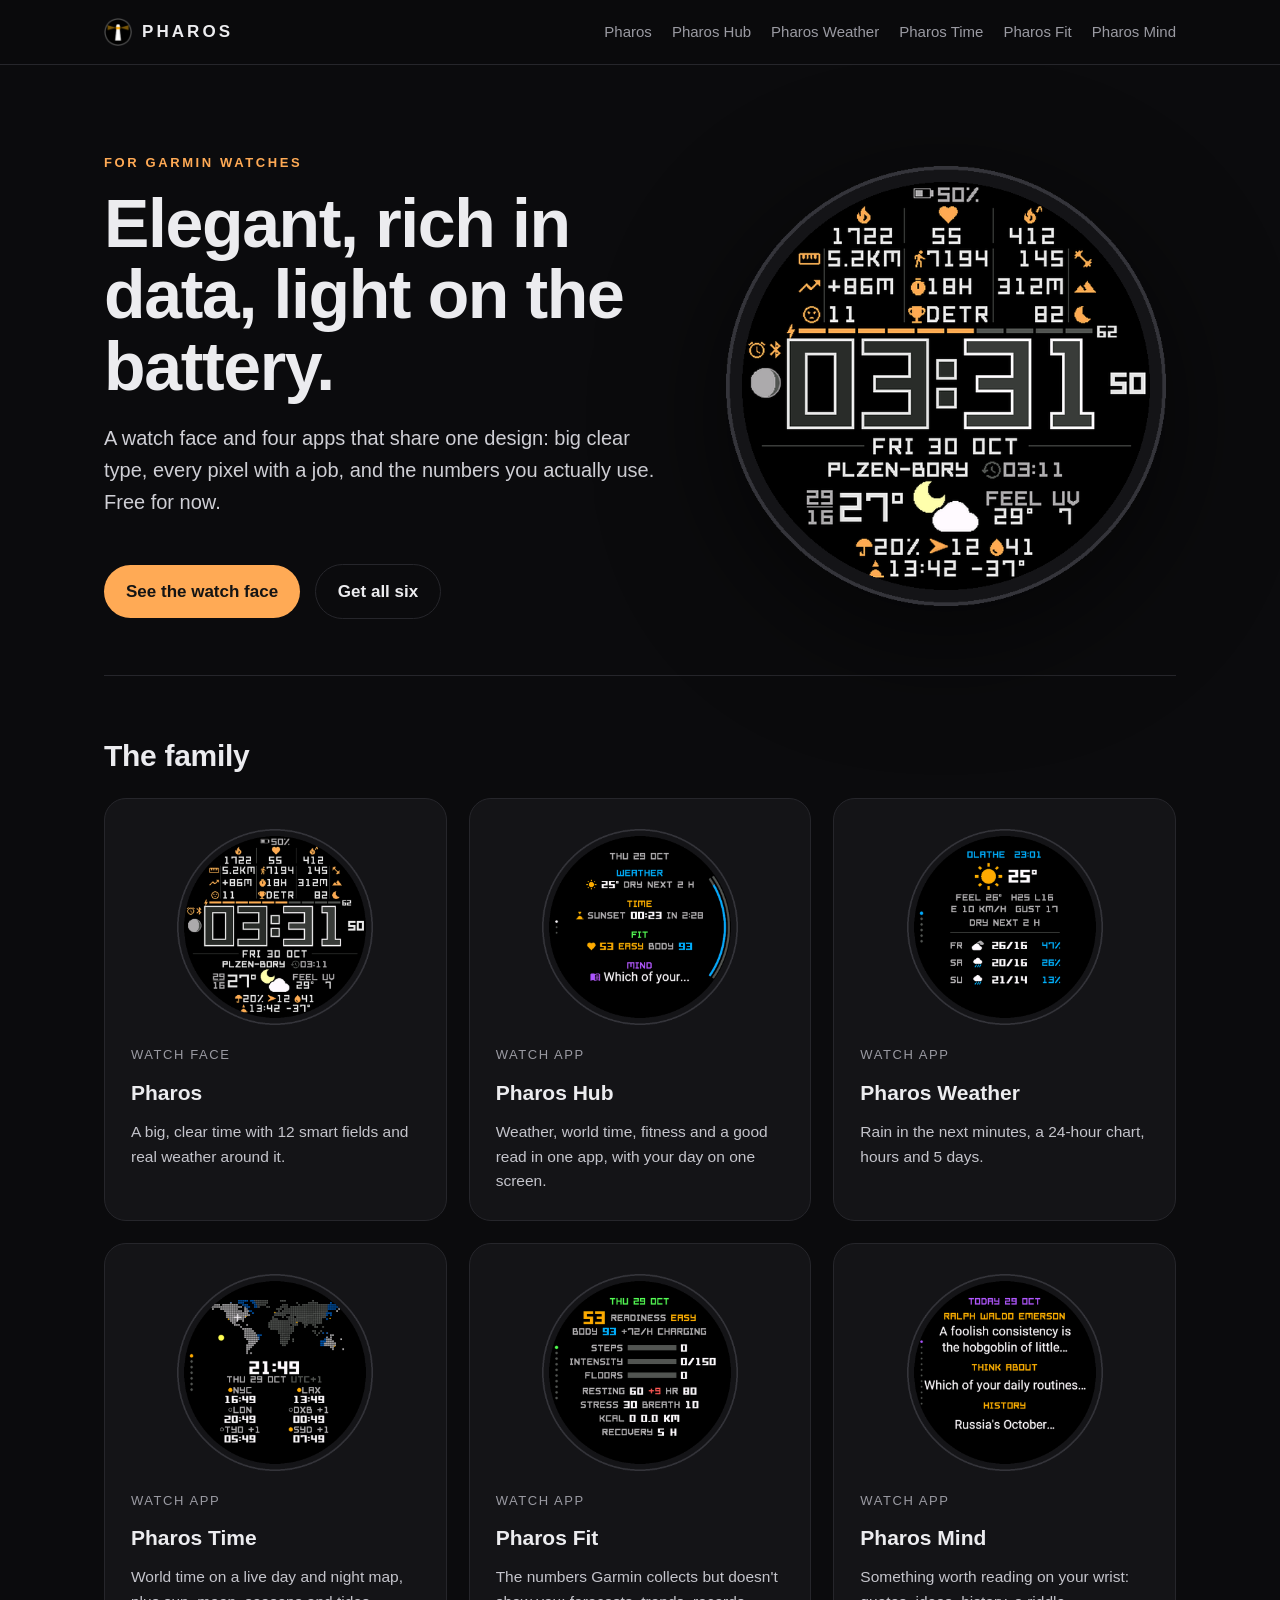
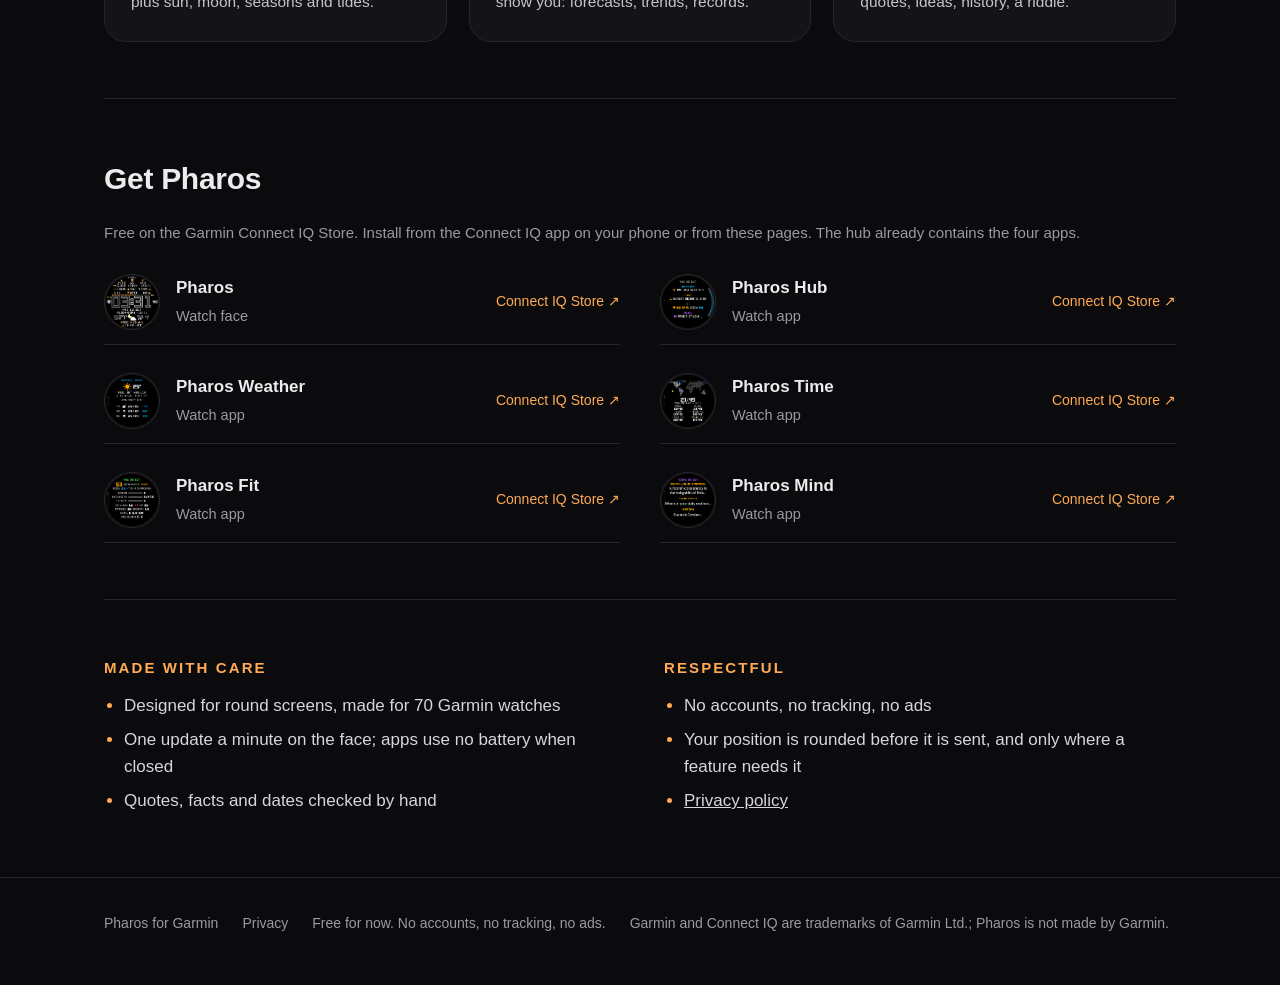
<file: index.html>
<!doctype html>
<html lang="en"><head><meta charset="utf-8">
<meta name="viewport" content="width=device-width,initial-scale=1">
<title>Pharos for Garmin: watch face and apps</title>
<meta name="description" content="Elegant, data-rich watch face and apps for Garmin watches. Free for now.">
<meta property="og:title" content="Pharos for Garmin: watch face and apps"><meta property="og:description" content="Elegant, data-rich watch face and apps for Garmin watches. Free for now.">
<meta property="og:image" content="https://pharos-watch.github.io/img/face_summer.png">
<link rel="icon" href="img/icon.png"><link rel="stylesheet" href="style.css">
</head><body>
<header><div class="wrap"><a class="brand" href="index.html"><img src="img/icon.png" alt="">PHAROS</a><nav><a href="face.html">Pharos</a><a href="hub.html">Pharos Hub</a><a href="weather.html">Pharos Weather</a><a href="time.html">Pharos Time</a><a href="fit.html">Pharos Fit</a><a href="mind.html">Pharos Mind</a></nav></div></header>
<main class="wrap">
<div class="hero"><div><div class="eyebrow">For Garmin watches</div>
<h1>Elegant, rich in data, light on the battery.</h1>
<p class="lead">A watch face and four apps that share one design: big clear type, every pixel with a job, and
the numbers you actually use. Free for now.</p>
<a class="btn" href="face.html">See the watch face</a>
<a class="btn soon" style="margin-left:10px;cursor:pointer;color:var(--text)" href="#get">Get all six</a></div>
<img class="watch" src="img/face_summer.png" alt="The Pharos watch face"></div>
<section><h2>The family</h2><div class="grid"><a class="card" href="face.html"><img src="img/face_summer.png" alt="Pharos"><span class="kind">Watch face</span><b>Pharos</b><span class="line">A big, clear time with 12 smart fields and real weather around it.</span></a><a class="card" href="hub.html"><img src="img/hb0.png" alt="Pharos Hub"><span class="kind">Watch app</span><b>Pharos Hub</b><span class="line">Weather, world time, fitness and a good read in one app, with your day on one screen.</span></a><a class="card" href="weather.html"><img src="img/wx0.png" alt="Pharos Weather"><span class="kind">Watch app</span><b>Pharos Weather</b><span class="line">Rain in the next minutes, a 24-hour chart, hours and 5 days.</span></a><a class="card" href="time.html"><img src="img/tm0.png" alt="Pharos Time"><span class="kind">Watch app</span><b>Pharos Time</b><span class="line">World time on a live day and night map, plus sun, moon, seasons and tides.</span></a><a class="card" href="fit.html"><img src="img/ft0.png" alt="Pharos Fit"><span class="kind">Watch app</span><b>Pharos Fit</b><span class="line">The numbers Garmin collects but doesn&#x27;t show you: forecasts, trends, records.</span></a><a class="card" href="mind.html"><img src="img/md0.png" alt="Pharos Mind"><span class="kind">Watch app</span><b>Pharos Mind</b><span class="line">Something worth reading on your wrist: quotes, ideas, history, a riddle.</span></a></div></section>
<section id="get"><h2>Get Pharos</h2><p class="sign">Free on the Garmin Connect IQ Store. Install from the
Connect IQ app on your phone or from these pages. The hub already contains the four apps.</p>
<div class="get"><a href="https://apps.garmin.com/apps/65057c04-40fe-46c6-8ff5-8efb09eb4caa"><img src="img/face_summer.png" alt=""><div><b>Pharos</b><span>Watch face</span></div><em>Connect IQ Store &#8599;</em></a><a href="https://apps.garmin.com/apps/439e1dd3-80a8-4c73-86a0-306b61c86d56"><img src="img/hb0.png" alt=""><div><b>Pharos Hub</b><span>Watch app</span></div><em>Connect IQ Store &#8599;</em></a><a href="https://apps.garmin.com/apps/31673d43-835f-4198-a5cf-4958a8f820ad"><img src="img/wx0.png" alt=""><div><b>Pharos Weather</b><span>Watch app</span></div><em>Connect IQ Store &#8599;</em></a><a href="https://apps.garmin.com/apps/1af110d9-7589-42b1-8f88-3d626d5aa809"><img src="img/tm0.png" alt=""><div><b>Pharos Time</b><span>Watch app</span></div><em>Connect IQ Store &#8599;</em></a><a href="https://apps.garmin.com/apps/4d9fa1fe-326b-4d4f-af87-8e40b57bd48e"><img src="img/ft0.png" alt=""><div><b>Pharos Fit</b><span>Watch app</span></div><em>Connect IQ Store &#8599;</em></a><a href="https://apps.garmin.com/apps/66bad91b-751a-471e-9c0f-2fbdbb5c69bf"><img src="img/md0.png" alt=""><div><b>Pharos Mind</b><span>Watch app</span></div><em>Connect IQ Store &#8599;</em></a></div></section>
<section><div class="cols"><div><h3>Made with care</h3><ul>
<li>Designed for round screens, made for 70 Garmin watches</li>
<li>One update a minute on the face; apps use no battery when closed</li>
<li>Quotes, facts and dates checked by hand</li></ul></div>
<div><h3>Respectful</h3><ul><li>No accounts, no tracking, no ads</li>
<li>Your position is rounded before it is sent, and only where a feature needs it</li>
<li><a href="privacy.html">Privacy policy</a></li></ul></div></div></section></main>
<footer><div class="wrap"><span>Pharos for Garmin</span><a href="privacy.html">Privacy</a>
<span>Free for now. No accounts, no tracking, no ads.</span>
<span>Garmin and Connect IQ are trademarks of Garmin Ltd.; Pharos is not made by Garmin.</span></div></footer>
</body></html>
</file>
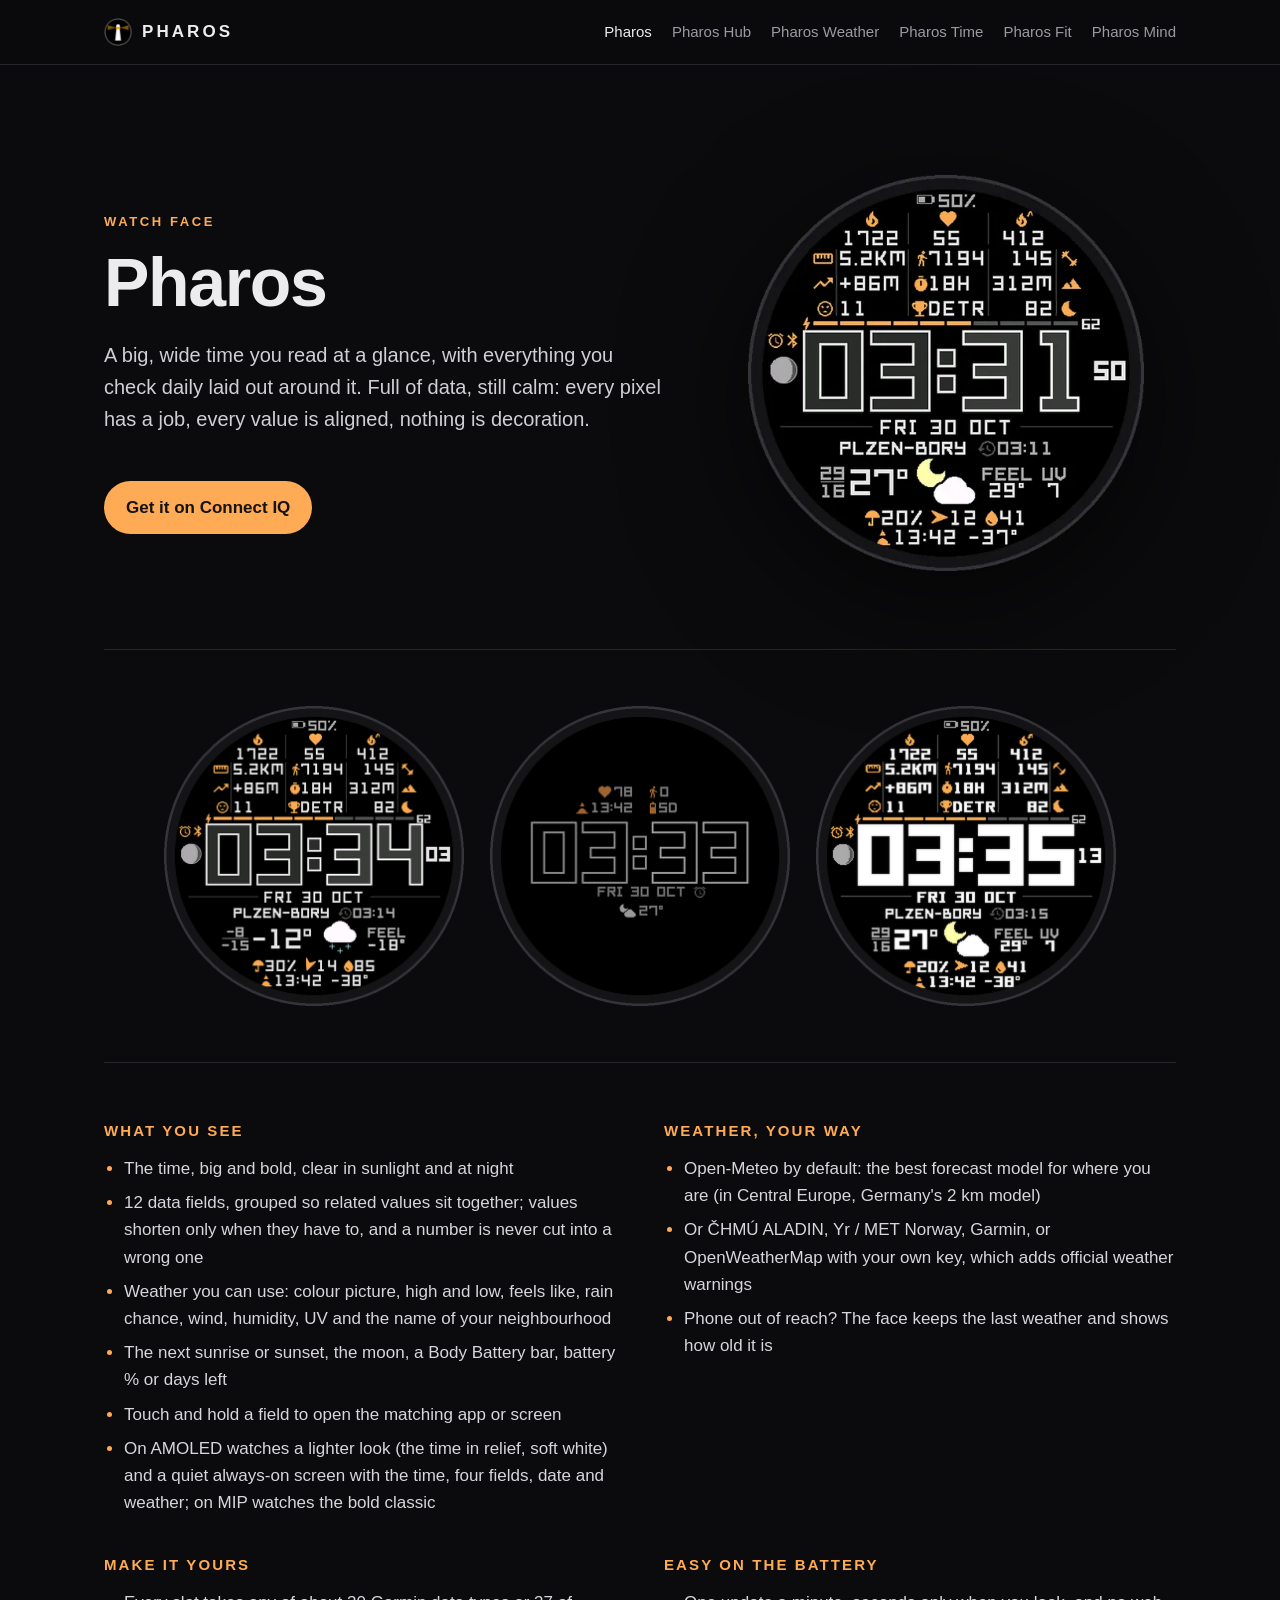
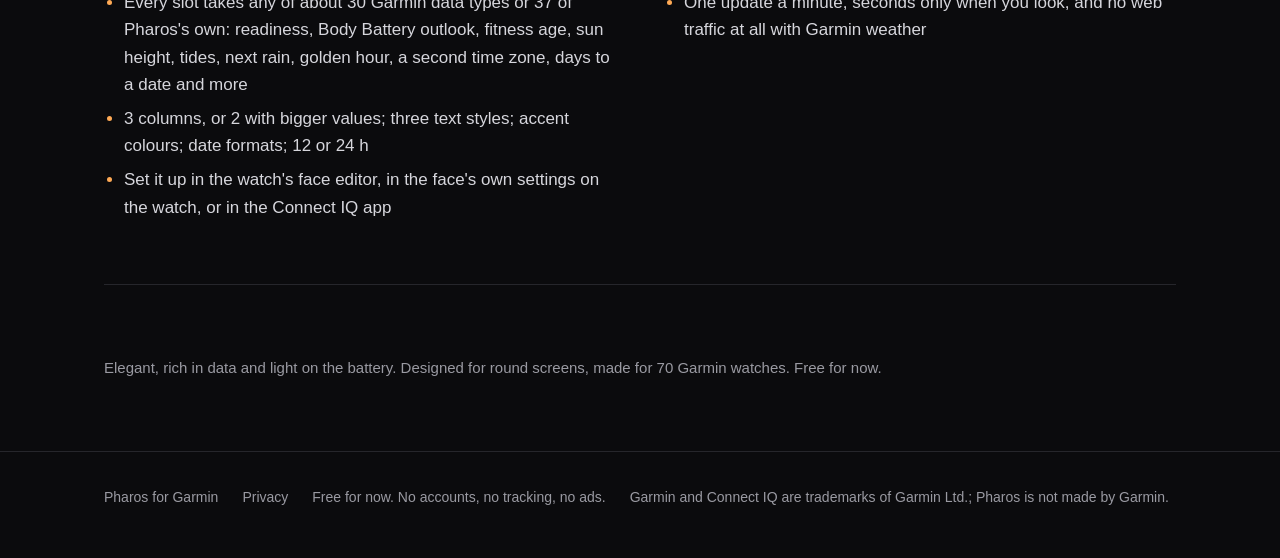
<file: face.html>
<!doctype html>
<html lang="en"><head><meta charset="utf-8">
<meta name="viewport" content="width=device-width,initial-scale=1">
<title>Pharos: A big, clear time with 12 smart fields and real weather around it.</title>
<meta name="description" content="A big, clear time with 12 smart fields and real weather around it.">
<meta property="og:title" content="Pharos: A big, clear time with 12 smart fields and real weather around it."><meta property="og:description" content="A big, clear time with 12 smart fields and real weather around it.">
<meta property="og:image" content="https://pharos-watch.github.io/img/face_summer.png">
<link rel="icon" href="img/icon.png"><link rel="stylesheet" href="style.css">
</head><body>
<header><div class="wrap"><a class="brand" href="index.html"><img src="img/icon.png" alt="">PHAROS</a><nav><a href="face.html" class=on>Pharos</a><a href="hub.html">Pharos Hub</a><a href="weather.html">Pharos Weather</a><a href="time.html">Pharos Time</a><a href="fit.html">Pharos Fit</a><a href="mind.html">Pharos Mind</a></nav></div></header>
<main class="wrap">
<div class="hero"><div><div class="eyebrow">Watch face</div><h1>Pharos</h1>
<p class="lead">A big, wide time you read at a glance, with everything you check daily laid out around it. Full of data, still calm: every pixel has a job, every value is aligned, nothing is decoration.</p><a class="btn" href="https://apps.garmin.com/apps/65057c04-40fe-46c6-8ff5-8efb09eb4caa">Get it on Connect IQ</a></div>
<img class="watch" src="img/face_loop.webp" alt="Pharos"></div>
<section><div class="gallery"><img src="img/face_winter.png" alt="Pharos screen"><img src="img/face_standby.png" alt="Pharos screen"><img src="img/face_mip.png" alt="Pharos screen"></div></section>
<section><div class="cols"><div><h3>What you see</h3><ul><li>The time, big and bold, clear in sunlight and at night</li><li>12 data fields, grouped so related values sit together; values shorten only when they have to, and a number is never cut into a wrong one</li><li>Weather you can use: colour picture, high and low, feels like, rain chance, wind, humidity, UV and the name of your neighbourhood</li><li>The next sunrise or sunset, the moon, a Body Battery bar, battery % or days left</li><li>Touch and hold a field to open the matching app or screen</li><li>On AMOLED watches a lighter look (the time in relief, soft white) and a quiet always-on screen with the time, four fields, date and weather; on MIP watches the bold classic</li></ul></div><div><h3>Weather, your way</h3><ul><li>Open-Meteo by default: the best forecast model for where you are (in Central Europe, Germany&#x27;s 2 km model)</li><li>Or ČHMÚ ALADIN, Yr / MET Norway, Garmin, or OpenWeatherMap with your own key, which adds official weather warnings</li><li>Phone out of reach? The face keeps the last weather and shows how old it is</li></ul></div><div><h3>Make it yours</h3><ul><li>Every slot takes any of about 30 Garmin data types or 37 of Pharos&#x27;s own: readiness, Body Battery outlook, fitness age, sun height, tides, next rain, golden hour, a second time zone, days to a date and more</li><li>3 columns, or 2 with bigger values; three text styles; accent colours; date formats; 12 or 24 h</li><li>Set it up in the watch&#x27;s face editor, in the face&#x27;s own settings on the watch, or in the Connect IQ app</li></ul></div><div><h3>Easy on the battery</h3><ul><li>One update a minute, seconds only when you look, and no web traffic at all with Garmin weather</li></ul></div></div></section>
<section><p class="sign">Elegant, rich in data and light on the battery. Designed for round screens, made for 70 Garmin watches. Free for now.</p></section></main>
<footer><div class="wrap"><span>Pharos for Garmin</span><a href="privacy.html">Privacy</a>
<span>Free for now. No accounts, no tracking, no ads.</span>
<span>Garmin and Connect IQ are trademarks of Garmin Ltd.; Pharos is not made by Garmin.</span></div></footer>
</body></html>
</file>
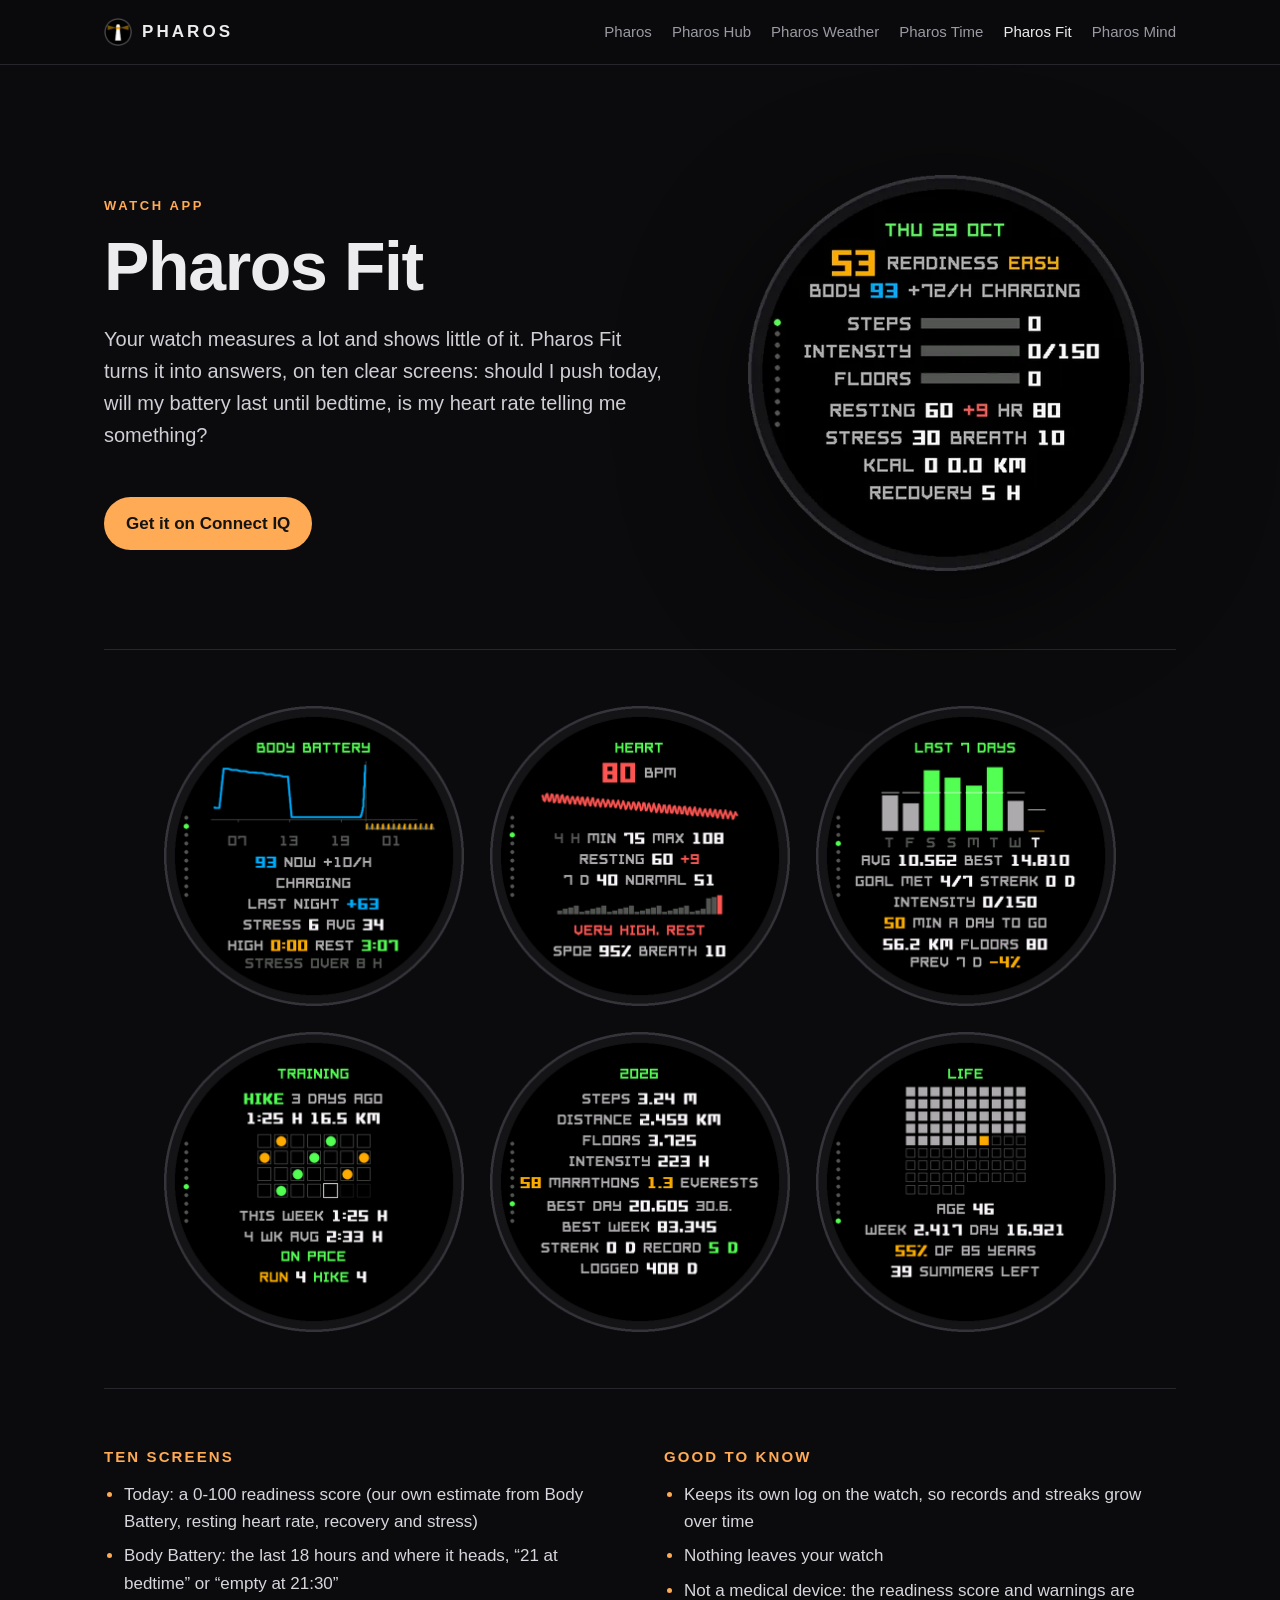
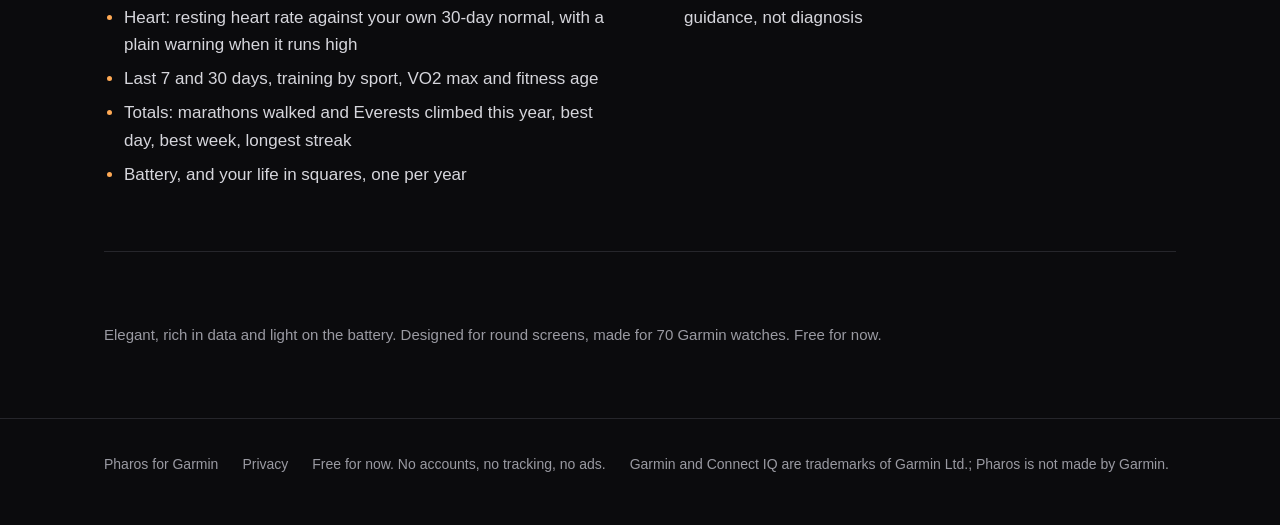
<file: fit.html>
<!doctype html>
<html lang="en"><head><meta charset="utf-8">
<meta name="viewport" content="width=device-width,initial-scale=1">
<title>Pharos Fit: The numbers Garmin collects but doesn&#x27;t show you: forecasts, trends, records.</title>
<meta name="description" content="The numbers Garmin collects but doesn&#x27;t show you: forecasts, trends, records.">
<meta property="og:title" content="Pharos Fit: The numbers Garmin collects but doesn&#x27;t show you: forecasts, trends, records."><meta property="og:description" content="The numbers Garmin collects but doesn&#x27;t show you: forecasts, trends, records.">
<meta property="og:image" content="https://pharos-watch.github.io/img/face_summer.png">
<link rel="icon" href="img/icon.png"><link rel="stylesheet" href="style.css">
</head><body>
<header><div class="wrap"><a class="brand" href="index.html"><img src="img/icon.png" alt="">PHAROS</a><nav><a href="face.html">Pharos</a><a href="hub.html">Pharos Hub</a><a href="weather.html">Pharos Weather</a><a href="time.html">Pharos Time</a><a href="fit.html" class=on>Pharos Fit</a><a href="mind.html">Pharos Mind</a></nav></div></header>
<main class="wrap">
<div class="hero"><div><div class="eyebrow">Watch app</div><h1>Pharos Fit</h1>
<p class="lead">Your watch measures a lot and shows little of it. Pharos Fit turns it into answers, on ten clear screens: should I push today, will my battery last until bedtime, is my heart rate telling me something?</p><a class="btn" href="https://apps.garmin.com/apps/4d9fa1fe-326b-4d4f-af87-8e40b57bd48e">Get it on Connect IQ</a></div>
<img class="watch" src="img/fit_loop.webp" alt="Pharos Fit"></div>
<section><div class="gallery"><img src="img/ft1.png" alt="Pharos Fit screen"><img src="img/ft2.png" alt="Pharos Fit screen"><img src="img/ft3.png" alt="Pharos Fit screen"><img src="img/ft5.png" alt="Pharos Fit screen"><img src="img/ft7.png" alt="Pharos Fit screen"><img src="img/ft9.png" alt="Pharos Fit screen"></div></section>
<section><div class="cols"><div><h3>Ten screens</h3><ul><li>Today: a 0-100 readiness score (our own estimate from Body Battery, resting heart rate, recovery and stress)</li><li>Body Battery: the last 18 hours and where it heads, “21 at bedtime” or “empty at 21:30”</li><li>Heart: resting heart rate against your own 30-day normal, with a plain warning when it runs high</li><li>Last 7 and 30 days, training by sport, VO2 max and fitness age</li><li>Totals: marathons walked and Everests climbed this year, best day, best week, longest streak</li><li>Battery, and your life in squares, one per year</li></ul></div><div><h3>Good to know</h3><ul><li>Keeps its own log on the watch, so records and streaks grow over time</li><li>Nothing leaves your watch</li><li>Not a medical device: the readiness score and warnings are guidance, not diagnosis</li></ul></div></div></section>
<section><p class="sign">Elegant, rich in data and light on the battery. Designed for round screens, made for 70 Garmin watches. Free for now.</p></section></main>
<footer><div class="wrap"><span>Pharos for Garmin</span><a href="privacy.html">Privacy</a>
<span>Free for now. No accounts, no tracking, no ads.</span>
<span>Garmin and Connect IQ are trademarks of Garmin Ltd.; Pharos is not made by Garmin.</span></div></footer>
</body></html>
</file>
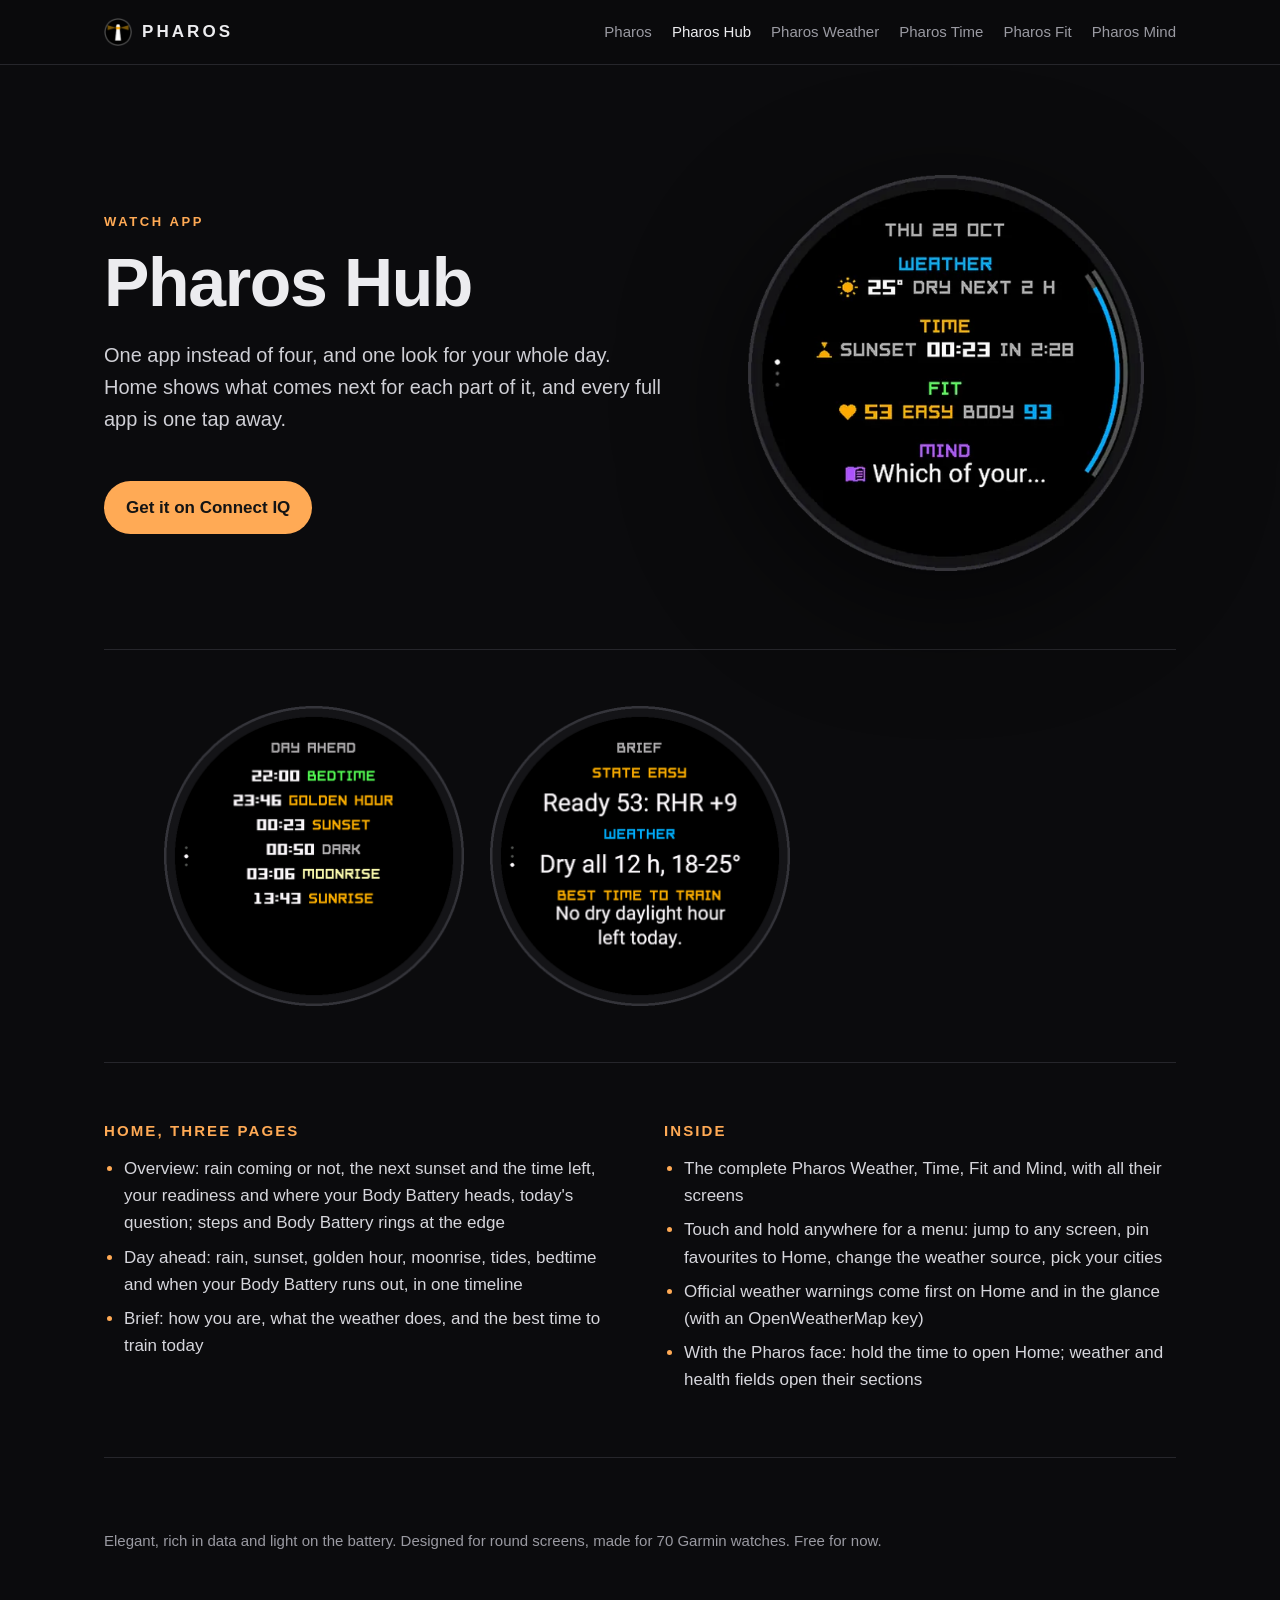
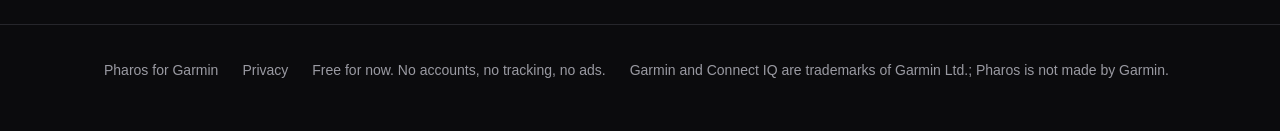
<file: hub.html>
<!doctype html>
<html lang="en"><head><meta charset="utf-8">
<meta name="viewport" content="width=device-width,initial-scale=1">
<title>Pharos Hub: Weather, world time, fitness and a good read in one app, with your day on one screen.</title>
<meta name="description" content="Weather, world time, fitness and a good read in one app, with your day on one screen.">
<meta property="og:title" content="Pharos Hub: Weather, world time, fitness and a good read in one app, with your day on one screen."><meta property="og:description" content="Weather, world time, fitness and a good read in one app, with your day on one screen.">
<meta property="og:image" content="https://pharos-watch.github.io/img/face_summer.png">
<link rel="icon" href="img/icon.png"><link rel="stylesheet" href="style.css">
</head><body>
<header><div class="wrap"><a class="brand" href="index.html"><img src="img/icon.png" alt="">PHAROS</a><nav><a href="face.html">Pharos</a><a href="hub.html" class=on>Pharos Hub</a><a href="weather.html">Pharos Weather</a><a href="time.html">Pharos Time</a><a href="fit.html">Pharos Fit</a><a href="mind.html">Pharos Mind</a></nav></div></header>
<main class="wrap">
<div class="hero"><div><div class="eyebrow">Watch app</div><h1>Pharos Hub</h1>
<p class="lead">One app instead of four, and one look for your whole day. Home shows what comes next for each part of it, and every full app is one tap away.</p><a class="btn" href="https://apps.garmin.com/apps/439e1dd3-80a8-4c73-86a0-306b61c86d56">Get it on Connect IQ</a></div>
<img class="watch" src="img/hub_loop.webp" alt="Pharos Hub"></div>
<section><div class="gallery"><img src="img/hb1.png" alt="Pharos Hub screen"><img src="img/hb2.png" alt="Pharos Hub screen"></div></section>
<section><div class="cols"><div><h3>Home, three pages</h3><ul><li>Overview: rain coming or not, the next sunset and the time left, your readiness and where your Body Battery heads, today&#x27;s question; steps and Body Battery rings at the edge</li><li>Day ahead: rain, sunset, golden hour, moonrise, tides, bedtime and when your Body Battery runs out, in one timeline</li><li>Brief: how you are, what the weather does, and the best time to train today</li></ul></div><div><h3>Inside</h3><ul><li>The complete Pharos Weather, Time, Fit and Mind, with all their screens</li><li>Touch and hold anywhere for a menu: jump to any screen, pin favourites to Home, change the weather source, pick your cities</li><li>Official weather warnings come first on Home and in the glance (with an OpenWeatherMap key)</li><li>With the Pharos face: hold the time to open Home; weather and health fields open their sections</li></ul></div></div></section>
<section><p class="sign">Elegant, rich in data and light on the battery. Designed for round screens, made for 70 Garmin watches. Free for now.</p></section></main>
<footer><div class="wrap"><span>Pharos for Garmin</span><a href="privacy.html">Privacy</a>
<span>Free for now. No accounts, no tracking, no ads.</span>
<span>Garmin and Connect IQ are trademarks of Garmin Ltd.; Pharos is not made by Garmin.</span></div></footer>
</body></html>
</file>
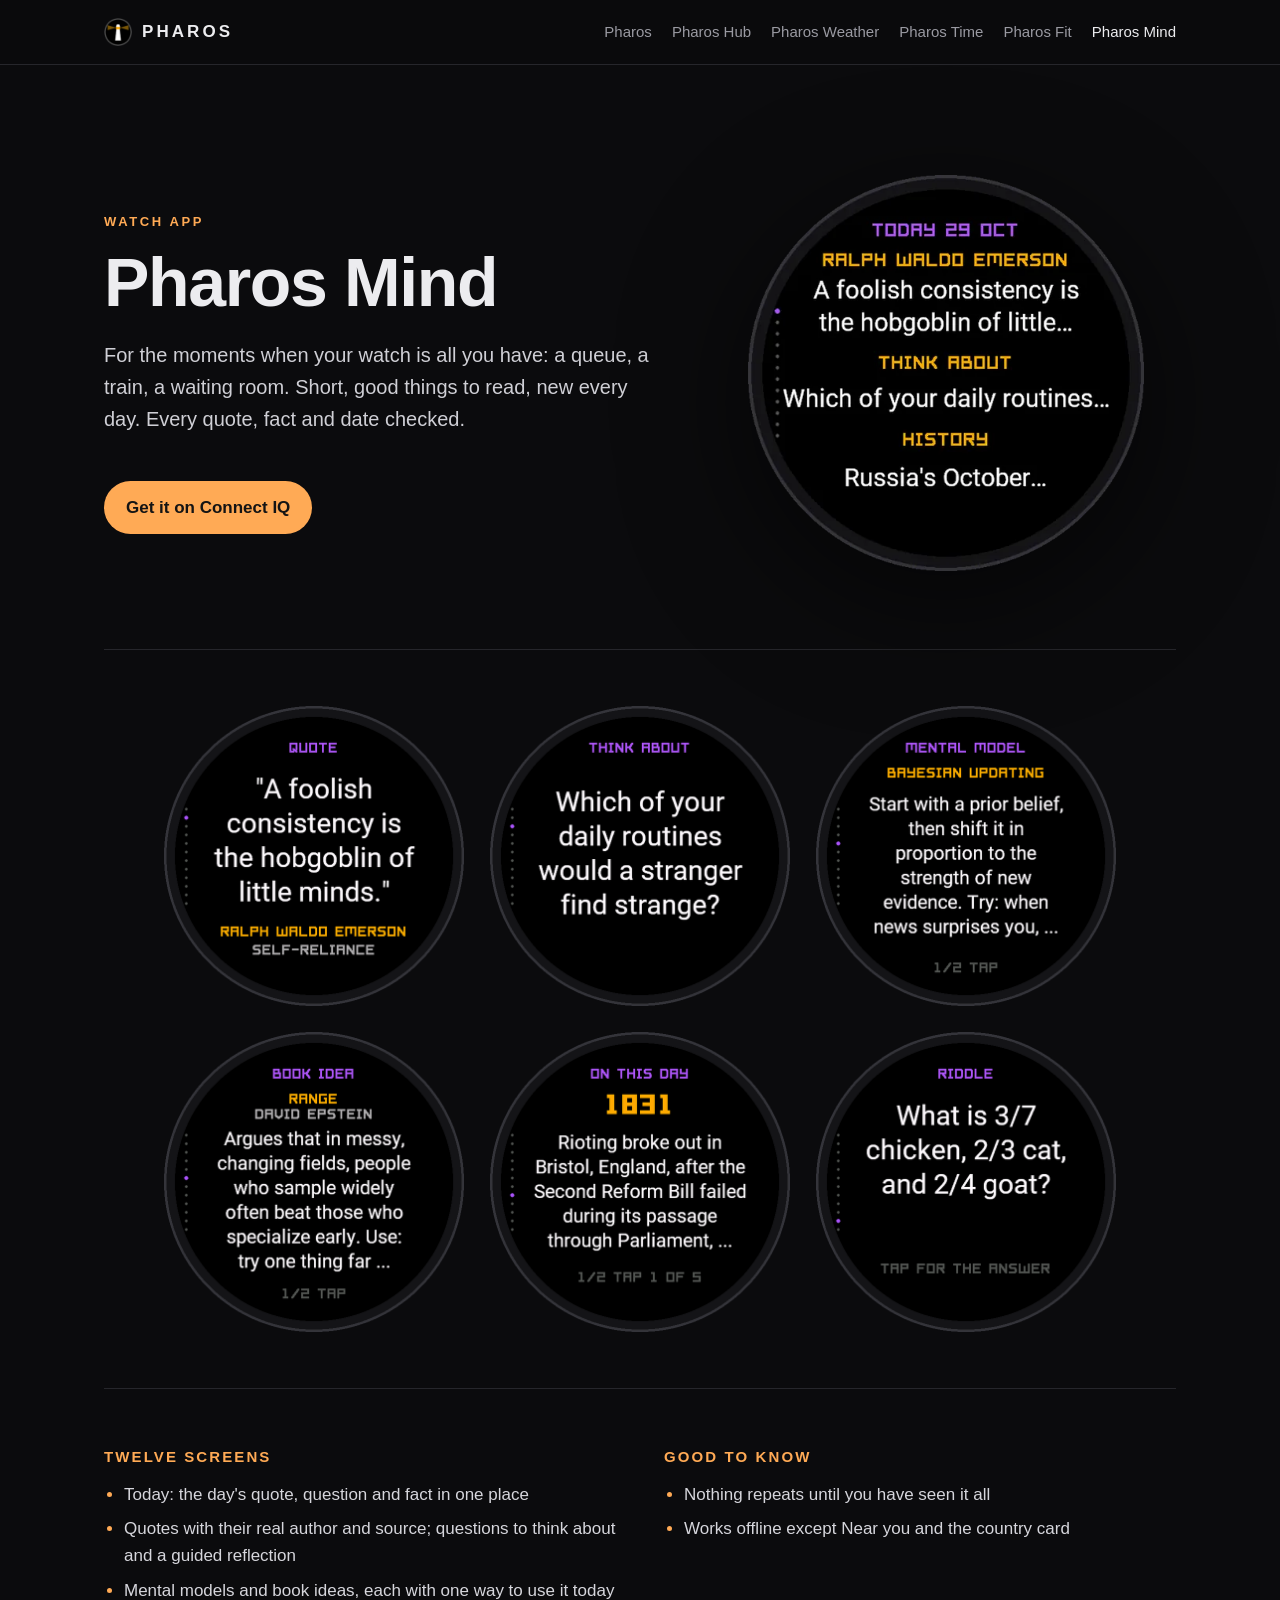
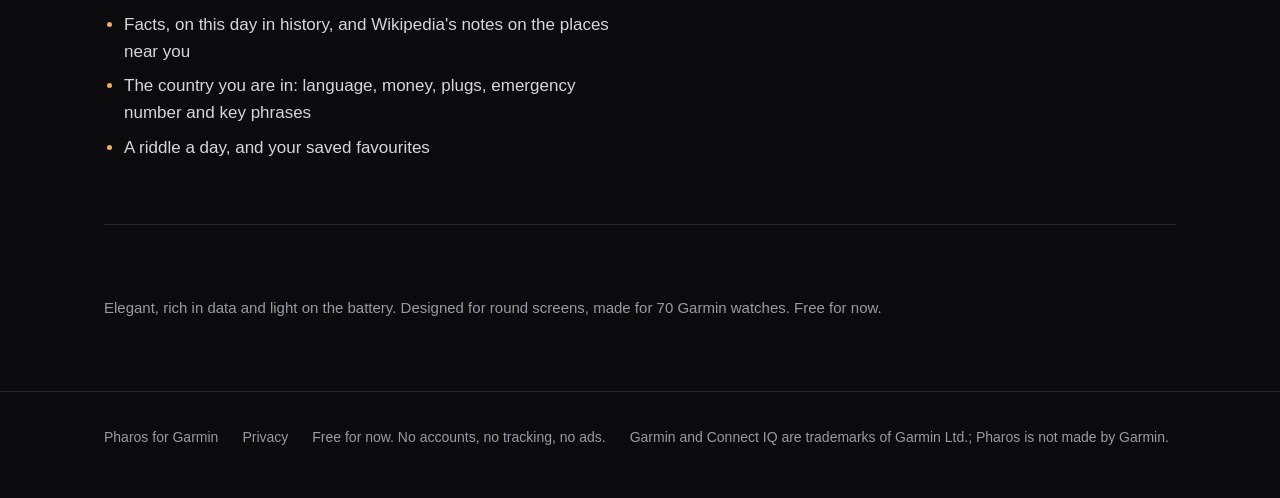
<file: mind.html>
<!doctype html>
<html lang="en"><head><meta charset="utf-8">
<meta name="viewport" content="width=device-width,initial-scale=1">
<title>Pharos Mind: Something worth reading on your wrist: quotes, ideas, history, a riddle.</title>
<meta name="description" content="Something worth reading on your wrist: quotes, ideas, history, a riddle.">
<meta property="og:title" content="Pharos Mind: Something worth reading on your wrist: quotes, ideas, history, a riddle."><meta property="og:description" content="Something worth reading on your wrist: quotes, ideas, history, a riddle.">
<meta property="og:image" content="https://pharos-watch.github.io/img/face_summer.png">
<link rel="icon" href="img/icon.png"><link rel="stylesheet" href="style.css">
</head><body>
<header><div class="wrap"><a class="brand" href="index.html"><img src="img/icon.png" alt="">PHAROS</a><nav><a href="face.html">Pharos</a><a href="hub.html">Pharos Hub</a><a href="weather.html">Pharos Weather</a><a href="time.html">Pharos Time</a><a href="fit.html">Pharos Fit</a><a href="mind.html" class=on>Pharos Mind</a></nav></div></header>
<main class="wrap">
<div class="hero"><div><div class="eyebrow">Watch app</div><h1>Pharos Mind</h1>
<p class="lead">For the moments when your watch is all you have: a queue, a train, a waiting room. Short, good things to read, new every day. Every quote, fact and date checked.</p><a class="btn" href="https://apps.garmin.com/apps/66bad91b-751a-471e-9c0f-2fbdbb5c69bf">Get it on Connect IQ</a></div>
<img class="watch" src="img/mind_loop.webp" alt="Pharos Mind"></div>
<section><div class="gallery"><img src="img/md1.png" alt="Pharos Mind screen"><img src="img/md2.png" alt="Pharos Mind screen"><img src="img/md4.png" alt="Pharos Mind screen"><img src="img/md5.png" alt="Pharos Mind screen"><img src="img/md7.png" alt="Pharos Mind screen"><img src="img/md10.png" alt="Pharos Mind screen"></div></section>
<section><div class="cols"><div><h3>Twelve screens</h3><ul><li>Today: the day&#x27;s quote, question and fact in one place</li><li>Quotes with their real author and source; questions to think about and a guided reflection</li><li>Mental models and book ideas, each with one way to use it today</li><li>Facts, on this day in history, and Wikipedia&#x27;s notes on the places near you</li><li>The country you are in: language, money, plugs, emergency number and key phrases</li><li>A riddle a day, and your saved favourites</li></ul></div><div><h3>Good to know</h3><ul><li>Nothing repeats until you have seen it all</li><li>Works offline except Near you and the country card</li></ul></div></div></section>
<section><p class="sign">Elegant, rich in data and light on the battery. Designed for round screens, made for 70 Garmin watches. Free for now.</p></section></main>
<footer><div class="wrap"><span>Pharos for Garmin</span><a href="privacy.html">Privacy</a>
<span>Free for now. No accounts, no tracking, no ads.</span>
<span>Garmin and Connect IQ are trademarks of Garmin Ltd.; Pharos is not made by Garmin.</span></div></footer>
</body></html>
</file>
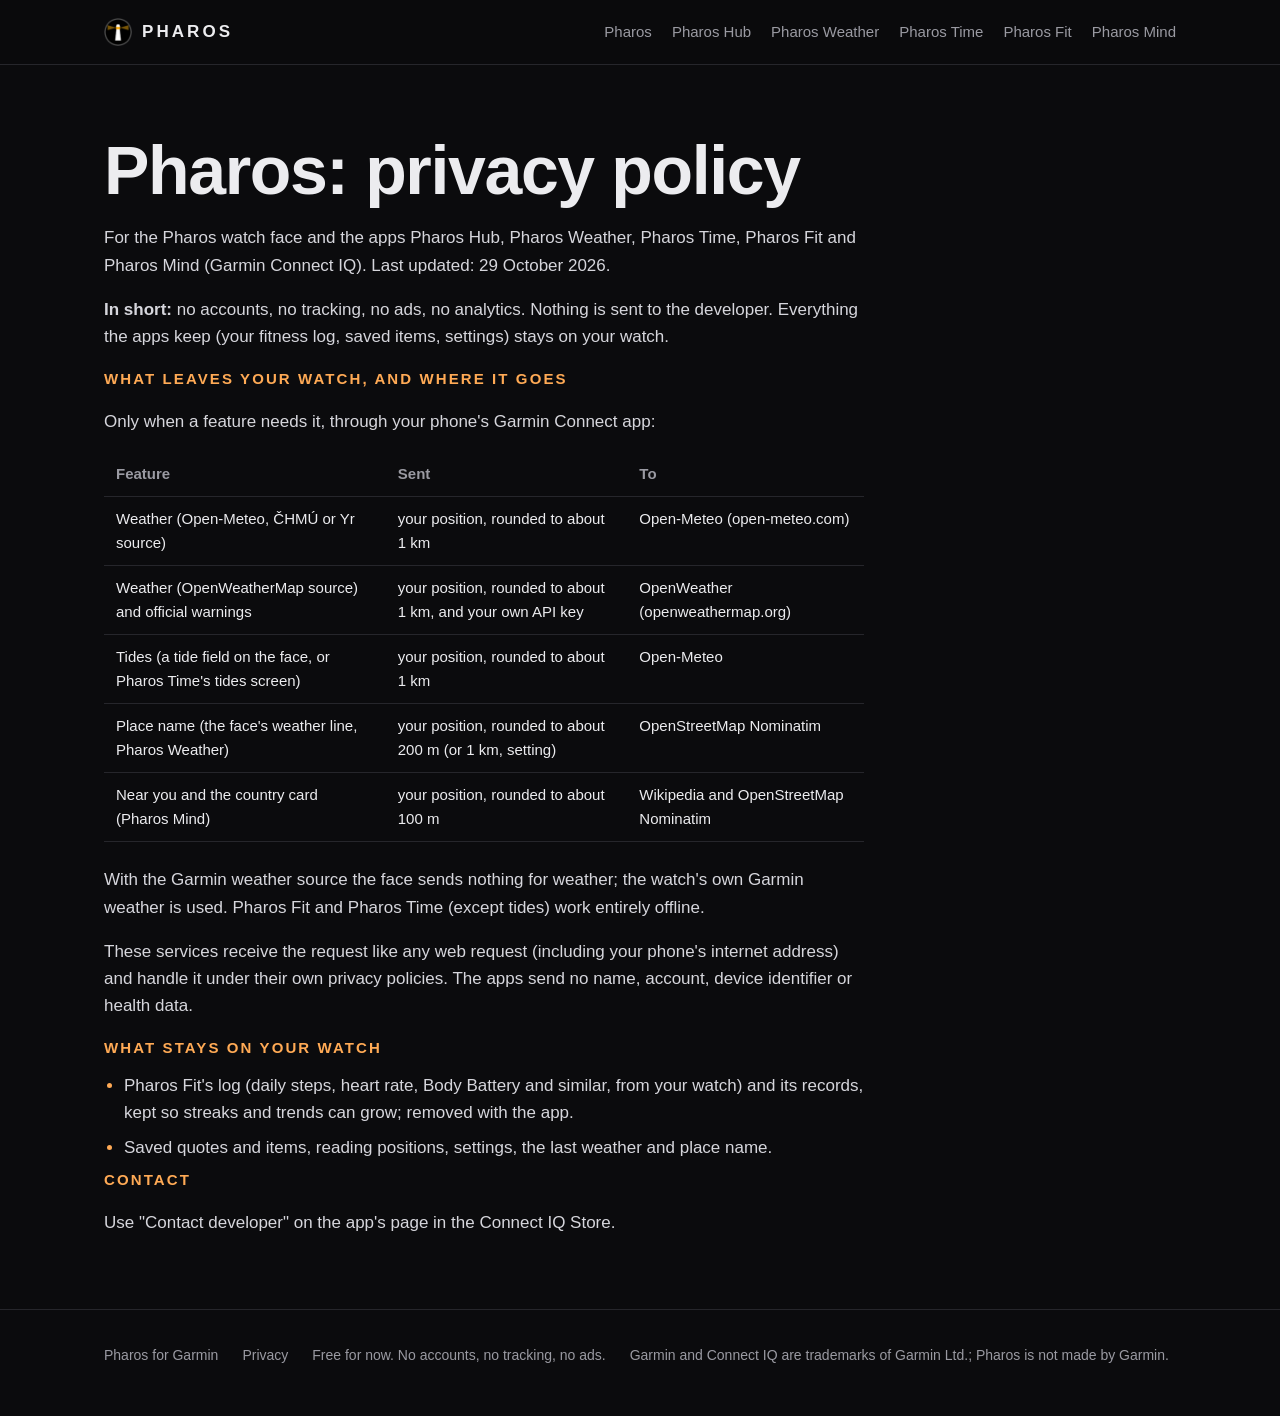
<file: privacy.html>
<!doctype html>
<html lang="en"><head><meta charset="utf-8">
<meta name="viewport" content="width=device-width,initial-scale=1">
<title>Pharos: privacy policy</title>
<meta name="description" content="What the Pharos face and apps send, and where.">
<meta property="og:title" content="Pharos: privacy policy"><meta property="og:description" content="What the Pharos face and apps send, and where.">
<meta property="og:image" content="https://pharos-watch.github.io/img/face_summer.png">
<link rel="icon" href="img/icon.png"><link rel="stylesheet" href="style.css">
</head><body>
<header><div class="wrap"><a class="brand" href="index.html"><img src="img/icon.png" alt="">PHAROS</a><nav><a href="face.html">Pharos</a><a href="hub.html">Pharos Hub</a><a href="weather.html">Pharos Weather</a><a href="time.html">Pharos Time</a><a href="fit.html">Pharos Fit</a><a href="mind.html">Pharos Mind</a></nav></div></header>
<main class="wrap"><section class="prose" style="border:0"><h1>Pharos: privacy policy</h1>
<p>For the Pharos watch face and the apps Pharos Hub, Pharos Weather, Pharos Time, Pharos Fit and Pharos Mind (Garmin Connect IQ). Last updated: 29 October 2026.</p>
<p><b>In short:</b> no accounts, no tracking, no ads, no analytics. Nothing is sent to the developer. Everything the apps keep (your fitness log, saved items, settings) stays on your watch.</p>
<h3>What leaves your watch, and where it goes</h3>
<p>Only when a feature needs it, through your phone&#x27;s Garmin Connect app:</p>
<table><tr><th>Feature</th><th>Sent</th><th>To</th></tr><tr><td>Weather (Open-Meteo, ČHMÚ or Yr source)</td><td>your position, rounded to about 1 km</td><td>Open-Meteo (open-meteo.com)</td></tr><tr><td>Weather (OpenWeatherMap source) and official warnings</td><td>your position, rounded to about 1 km, and your own API key</td><td>OpenWeather (openweathermap.org)</td></tr><tr><td>Tides (a tide field on the face, or Pharos Time&#x27;s tides screen)</td><td>your position, rounded to about 1 km</td><td>Open-Meteo</td></tr><tr><td>Place name (the face&#x27;s weather line, Pharos Weather)</td><td>your position, rounded to about 200 m (or 1 km, setting)</td><td>OpenStreetMap Nominatim</td></tr><tr><td>Near you and the country card (Pharos Mind)</td><td>your position, rounded to about 100 m</td><td>Wikipedia and OpenStreetMap Nominatim</td></tr></table>
<p>With the Garmin weather source the face sends nothing for weather; the watch&#x27;s own Garmin weather is used. Pharos Fit and Pharos Time (except tides) work entirely offline.</p>
<p>These services receive the request like any web request (including your phone&#x27;s internet address) and handle it under their own privacy policies. The apps send no name, account, device identifier or health data.</p>
<h3>What stays on your watch</h3>
<ul>
<li>Pharos Fit&#x27;s log (daily steps, heart rate, Body Battery and similar, from your watch) and its records, kept so streaks and trends can grow; removed with the app.</li>
<li>Saved quotes and items, reading positions, settings, the last weather and place name.</li>
</ul>
<h3>Contact</h3>
<p>Use &quot;Contact developer&quot; on the app&#x27;s page in the Connect IQ Store.</p></section></main>
<footer><div class="wrap"><span>Pharos for Garmin</span><a href="privacy.html">Privacy</a>
<span>Free for now. No accounts, no tracking, no ads.</span>
<span>Garmin and Connect IQ are trademarks of Garmin Ltd.; Pharos is not made by Garmin.</span></div></footer>
</body></html>
</file>
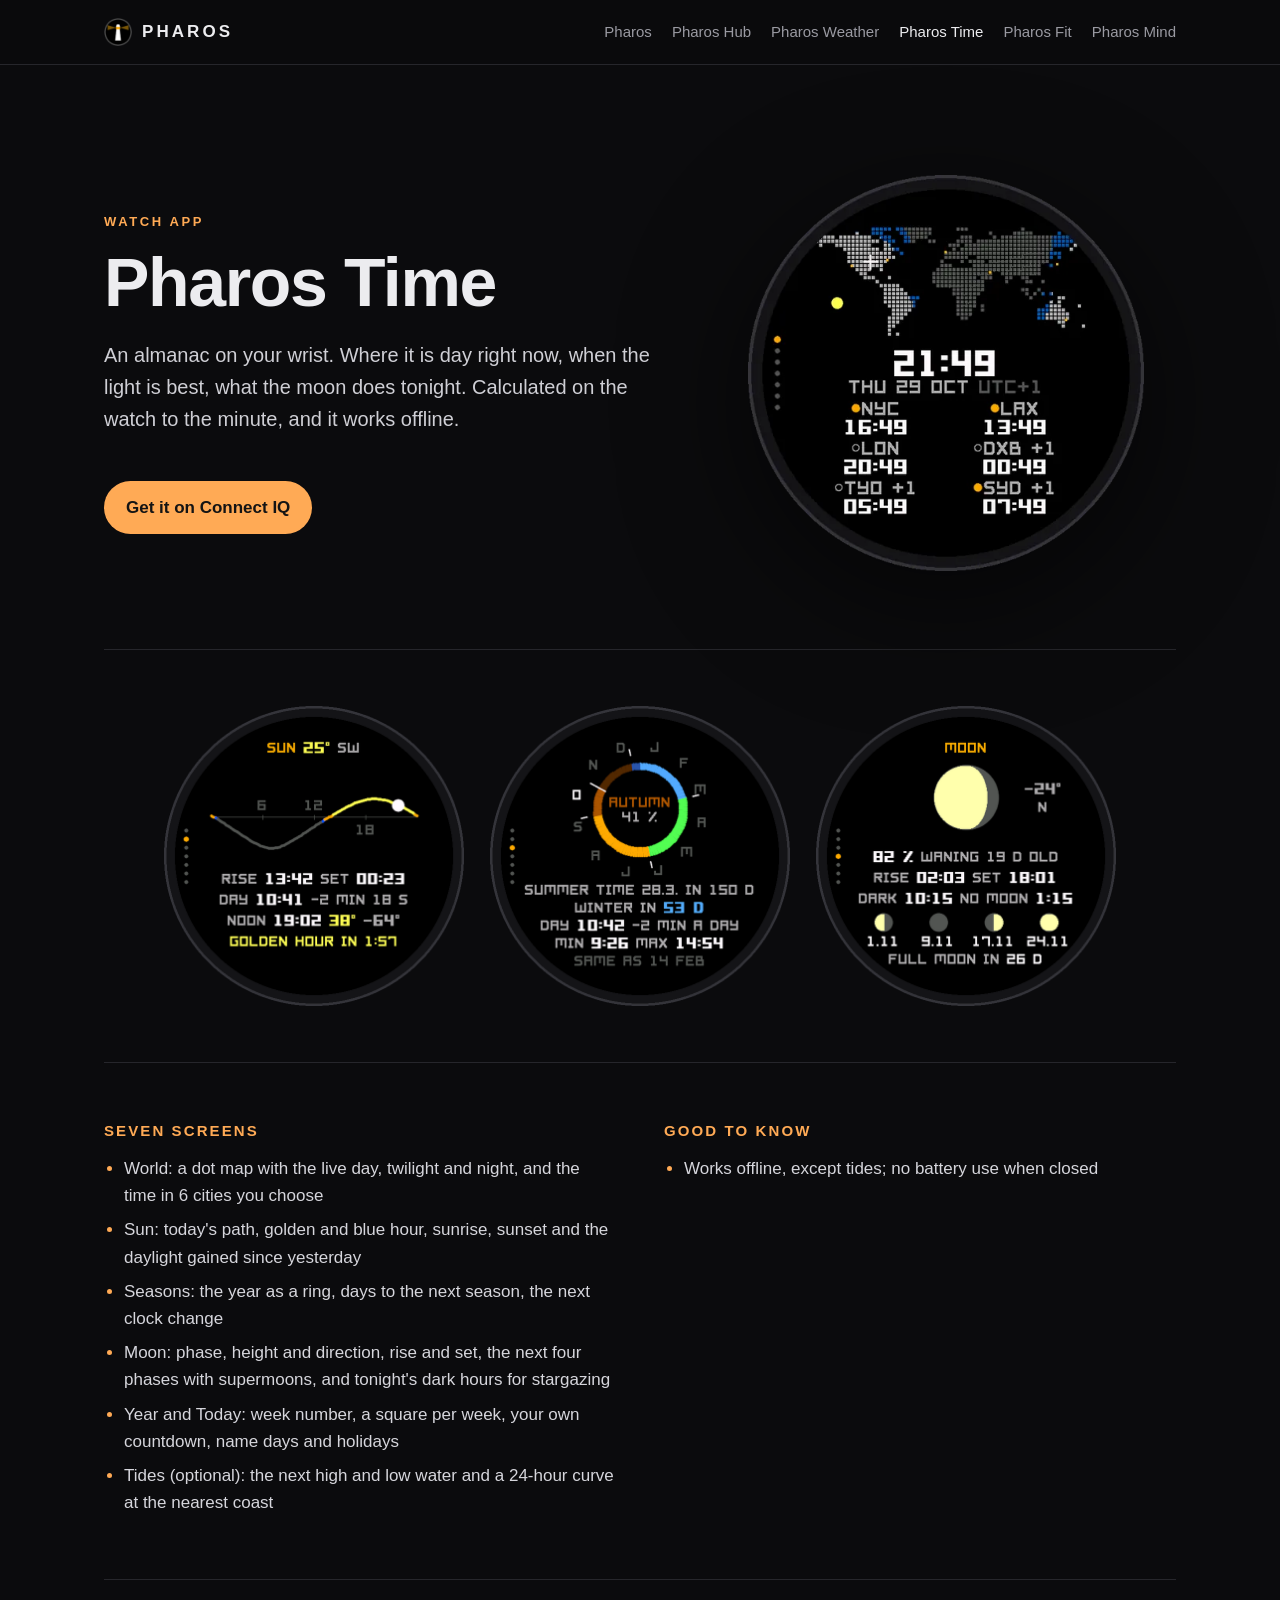
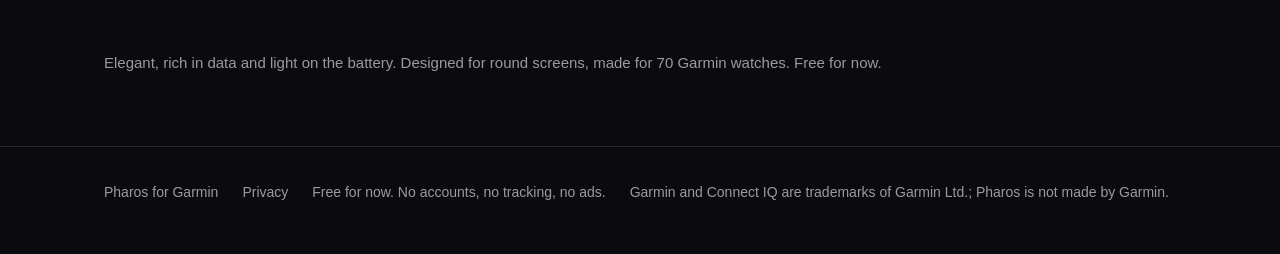
<file: time.html>
<!doctype html>
<html lang="en"><head><meta charset="utf-8">
<meta name="viewport" content="width=device-width,initial-scale=1">
<title>Pharos Time: World time on a live day and night map, plus sun, moon, seasons and tides.</title>
<meta name="description" content="World time on a live day and night map, plus sun, moon, seasons and tides.">
<meta property="og:title" content="Pharos Time: World time on a live day and night map, plus sun, moon, seasons and tides."><meta property="og:description" content="World time on a live day and night map, plus sun, moon, seasons and tides.">
<meta property="og:image" content="https://pharos-watch.github.io/img/face_summer.png">
<link rel="icon" href="img/icon.png"><link rel="stylesheet" href="style.css">
</head><body>
<header><div class="wrap"><a class="brand" href="index.html"><img src="img/icon.png" alt="">PHAROS</a><nav><a href="face.html">Pharos</a><a href="hub.html">Pharos Hub</a><a href="weather.html">Pharos Weather</a><a href="time.html" class=on>Pharos Time</a><a href="fit.html">Pharos Fit</a><a href="mind.html">Pharos Mind</a></nav></div></header>
<main class="wrap">
<div class="hero"><div><div class="eyebrow">Watch app</div><h1>Pharos Time</h1>
<p class="lead">An almanac on your wrist. Where it is day right now, when the light is best, what the moon does tonight. Calculated on the watch to the minute, and it works offline.</p><a class="btn" href="https://apps.garmin.com/apps/1af110d9-7589-42b1-8f88-3d626d5aa809">Get it on Connect IQ</a></div>
<img class="watch" src="img/time_loop.webp" alt="Pharos Time"></div>
<section><div class="gallery"><img src="img/tm1.png" alt="Pharos Time screen"><img src="img/tm2.png" alt="Pharos Time screen"><img src="img/tm3.png" alt="Pharos Time screen"></div></section>
<section><div class="cols"><div><h3>Seven screens</h3><ul><li>World: a dot map with the live day, twilight and night, and the time in 6 cities you choose</li><li>Sun: today&#x27;s path, golden and blue hour, sunrise, sunset and the daylight gained since yesterday</li><li>Seasons: the year as a ring, days to the next season, the next clock change</li><li>Moon: phase, height and direction, rise and set, the next four phases with supermoons, and tonight&#x27;s dark hours for stargazing</li><li>Year and Today: week number, a square per week, your own countdown, name days and holidays</li><li>Tides (optional): the next high and low water and a 24-hour curve at the nearest coast</li></ul></div><div><h3>Good to know</h3><ul><li>Works offline, except tides; no battery use when closed</li></ul></div></div></section>
<section><p class="sign">Elegant, rich in data and light on the battery. Designed for round screens, made for 70 Garmin watches. Free for now.</p></section></main>
<footer><div class="wrap"><span>Pharos for Garmin</span><a href="privacy.html">Privacy</a>
<span>Free for now. No accounts, no tracking, no ads.</span>
<span>Garmin and Connect IQ are trademarks of Garmin Ltd.; Pharos is not made by Garmin.</span></div></footer>
</body></html>
</file>
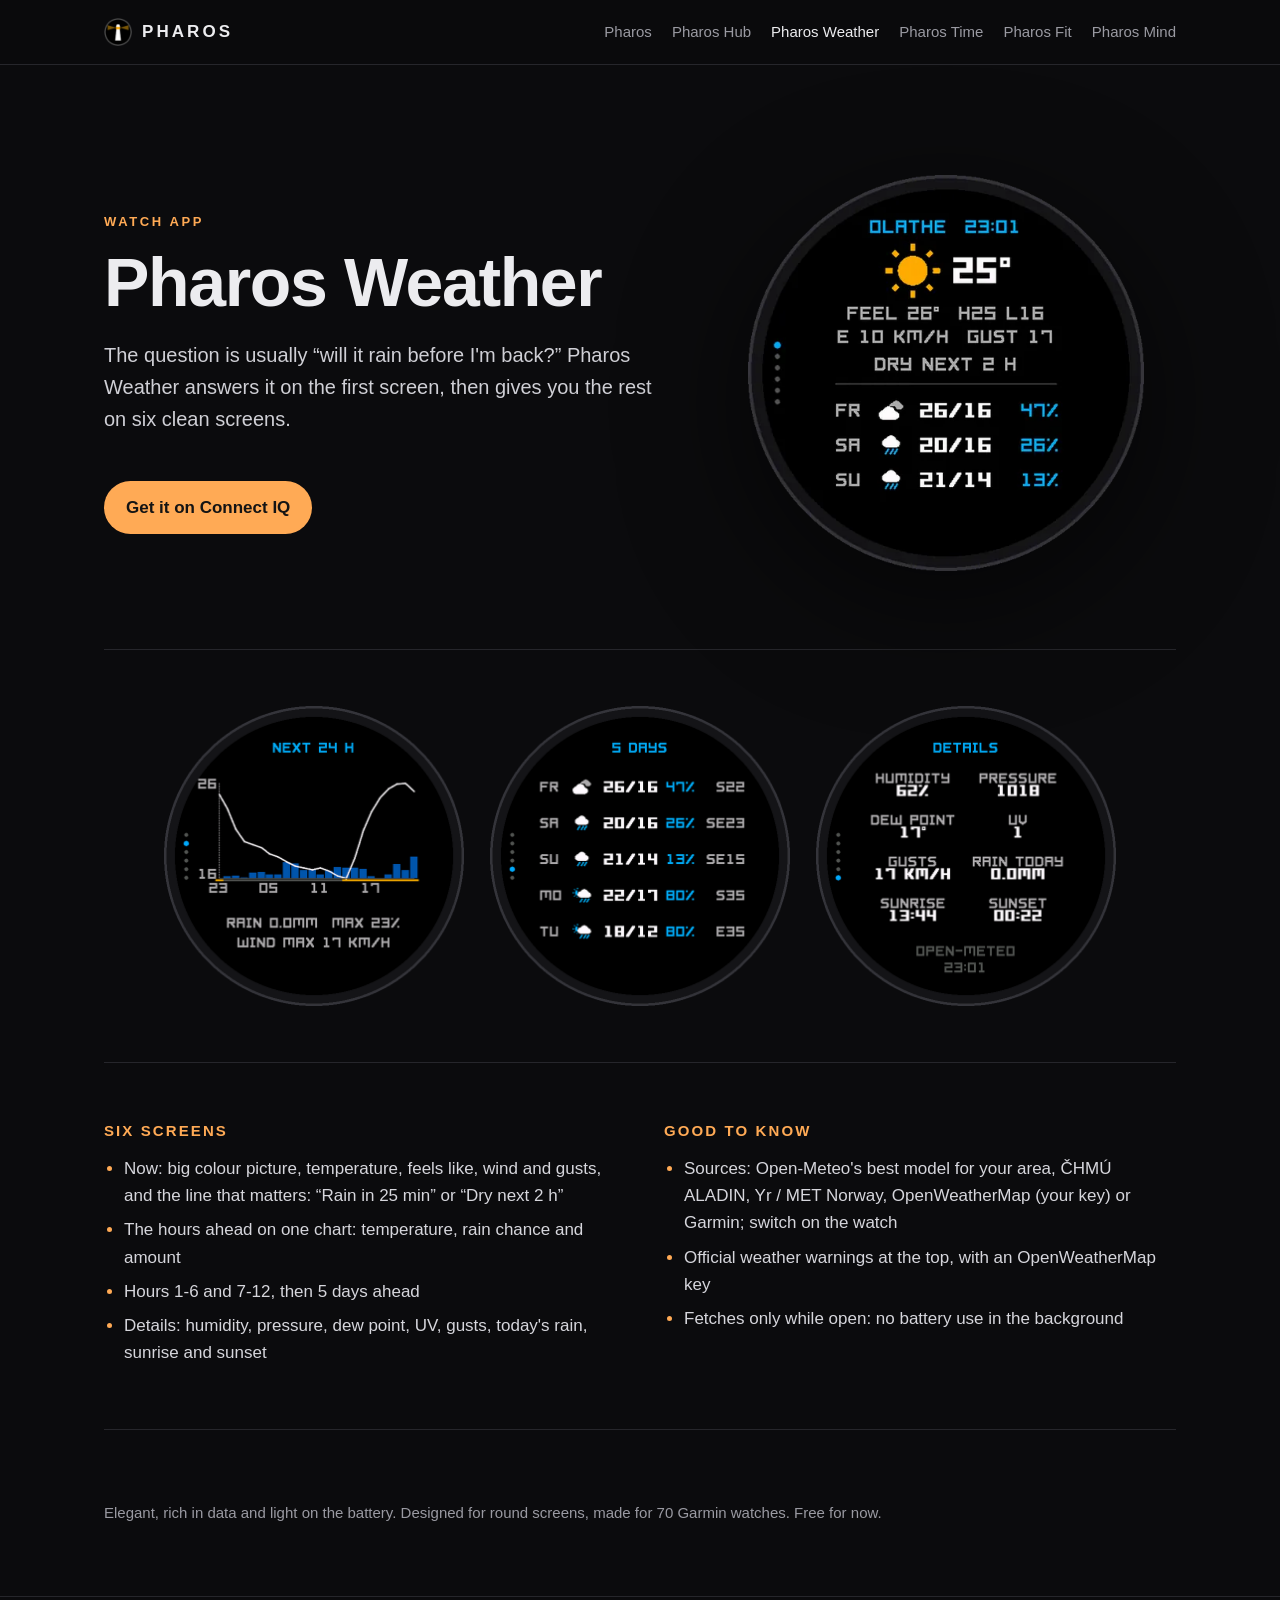
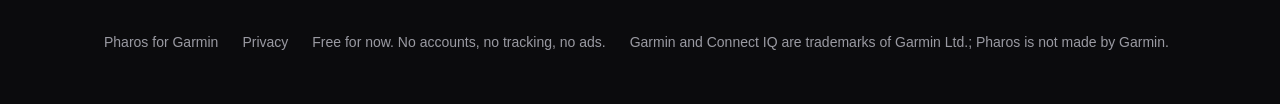
<file: weather.html>
<!doctype html>
<html lang="en"><head><meta charset="utf-8">
<meta name="viewport" content="width=device-width,initial-scale=1">
<title>Pharos Weather: Rain in the next minutes, a 24-hour chart, hours and 5 days.</title>
<meta name="description" content="Rain in the next minutes, a 24-hour chart, hours and 5 days.">
<meta property="og:title" content="Pharos Weather: Rain in the next minutes, a 24-hour chart, hours and 5 days."><meta property="og:description" content="Rain in the next minutes, a 24-hour chart, hours and 5 days.">
<meta property="og:image" content="https://pharos-watch.github.io/img/face_summer.png">
<link rel="icon" href="img/icon.png"><link rel="stylesheet" href="style.css">
</head><body>
<header><div class="wrap"><a class="brand" href="index.html"><img src="img/icon.png" alt="">PHAROS</a><nav><a href="face.html">Pharos</a><a href="hub.html">Pharos Hub</a><a href="weather.html" class=on>Pharos Weather</a><a href="time.html">Pharos Time</a><a href="fit.html">Pharos Fit</a><a href="mind.html">Pharos Mind</a></nav></div></header>
<main class="wrap">
<div class="hero"><div><div class="eyebrow">Watch app</div><h1>Pharos Weather</h1>
<p class="lead">The question is usually “will it rain before I&#x27;m back?” Pharos Weather answers it on the first screen, then gives you the rest on six clean screens.</p><a class="btn" href="https://apps.garmin.com/apps/31673d43-835f-4198-a5cf-4958a8f820ad">Get it on Connect IQ</a></div>
<img class="watch" src="img/weather_loop.webp" alt="Pharos Weather"></div>
<section><div class="gallery"><img src="img/wx1.png" alt="Pharos Weather screen"><img src="img/wx4.png" alt="Pharos Weather screen"><img src="img/wx5.png" alt="Pharos Weather screen"></div></section>
<section><div class="cols"><div><h3>Six screens</h3><ul><li>Now: big colour picture, temperature, feels like, wind and gusts, and the line that matters: “Rain in 25 min” or “Dry next 2 h”</li><li>The hours ahead on one chart: temperature, rain chance and amount</li><li>Hours 1-6 and 7-12, then 5 days ahead</li><li>Details: humidity, pressure, dew point, UV, gusts, today&#x27;s rain, sunrise and sunset</li></ul></div><div><h3>Good to know</h3><ul><li>Sources: Open-Meteo&#x27;s best model for your area, ČHMÚ ALADIN, Yr / MET Norway, OpenWeatherMap (your key) or Garmin; switch on the watch</li><li>Official weather warnings at the top, with an OpenWeatherMap key</li><li>Fetches only while open: no battery use in the background</li></ul></div></div></section>
<section><p class="sign">Elegant, rich in data and light on the battery. Designed for round screens, made for 70 Garmin watches. Free for now.</p></section></main>
<footer><div class="wrap"><span>Pharos for Garmin</span><a href="privacy.html">Privacy</a>
<span>Free for now. No accounts, no tracking, no ads.</span>
<span>Garmin and Connect IQ are trademarks of Garmin Ltd.; Pharos is not made by Garmin.</span></div></footer>
</body></html>
</file>
<file: style.css>
:root { --bg:#0b0b0d; --panel:#141417; --line:#26262b; --text:#ececef; --muted:#9a9aa2; --accent:#ffaa55; }
* { box-sizing:border-box; }
html { -webkit-text-size-adjust:100%; }
body { margin:0; background:var(--bg); color:var(--text);
  font:17px/1.6 -apple-system, BlinkMacSystemFont, "Segoe UI", Inter, Roboto, "Helvetica Neue", Arial, sans-serif; }
a { color:inherit; }
.wrap { max-width:1120px; margin:0 auto; padding:0 24px; }
header { position:sticky; top:0; z-index:5; background:rgba(11,11,13,.85); backdrop-filter:blur(8px);
  border-bottom:1px solid var(--line); }
header .wrap { display:flex; align-items:center; gap:28px; height:64px; }
.brand { display:flex; align-items:center; gap:10px; font-weight:700; letter-spacing:.18em; text-decoration:none; }
.brand img { width:28px; height:28px; }
nav { display:flex; gap:20px; margin-left:auto; font-size:15px; color:var(--muted); flex-wrap:wrap; }
nav a { text-decoration:none; } nav a:hover, nav a.on { color:var(--text); }
.hero { padding:88px 0 56px; display:grid; grid-template-columns:1.1fr .9fr; gap:48px; align-items:center; }
.eyebrow { color:var(--accent); letter-spacing:.2em; font-size:13px; font-weight:600; text-transform:uppercase; }
h1 { font-size:clamp(40px,6vw,68px); line-height:1.05; margin:14px 0 18px; letter-spacing:-.02em; }
h2 { font-size:30px; margin:0 0 18px; letter-spacing:-.01em; }
h3 { font-size:15px; letter-spacing:.14em; text-transform:uppercase; color:var(--accent); margin:0 0 12px; }
.lead { font-size:20px; color:#cfcfd5; max-width:36em; }
.btn { display:inline-block; margin-top:26px; padding:13px 22px; border-radius:999px; background:var(--accent);
  color:#141414; font-weight:650; text-decoration:none; }
.btn.soon { background:transparent; color:var(--muted); border:1px solid var(--line); cursor:default; }
.watch { width:100%; max-width:440px; justify-self:center; filter:drop-shadow(0 30px 60px rgba(0,0,0,.6)); }
section { padding:56px 0; border-top:1px solid var(--line); }
.grid { display:grid; grid-template-columns:repeat(3,1fr); gap:22px; }
.card { background:var(--panel); border:1px solid var(--line); border-radius:22px; padding:26px; text-decoration:none;
  display:flex; flex-direction:column; gap:10px; transition:transform .15s, border-color .15s; }
.card:hover { transform:translateY(-3px); border-color:#3a3a42; }
.card img { width:68%; align-self:center; margin:4px 0 10px; }
.card .kind { color:var(--muted); font-size:13px; letter-spacing:.12em; text-transform:uppercase; }
.card b { font-size:21px; }
.card span.line { color:#c4c4cb; font-size:15.5px; }
.gallery { display:grid; grid-template-columns:repeat(auto-fill,minmax(200px,300px)); justify-content:center; gap:26px; }
.gallery img { width:100%; }
.cols { display:grid; grid-template-columns:repeat(2,1fr); gap:30px 48px; }
ul { margin:0; padding-left:20px; } li { margin:7px 0; color:#d6d6dc; } li::marker { color:var(--accent); }
.sign { color:var(--muted); font-size:15px; }
.get { display:grid; grid-template-columns:repeat(2,1fr); gap:14px 40px; }
.get a { display:flex; align-items:center; gap:16px; padding:14px 0; border-bottom:1px solid var(--line); text-decoration:none; }
.get img { width:56px; }
.get b { display:block; } .get span { color:var(--muted); font-size:14.5px; }
.get em { margin-left:auto; font-style:normal; color:var(--accent); font-size:14px; white-space:nowrap; }
@media (max-width:860px) { .get { grid-template-columns:1fr; } }
footer { border-top:1px solid var(--line); padding:34px 0 50px; color:var(--muted); font-size:14px; }
footer .wrap { display:flex; gap:24px; flex-wrap:wrap; }
footer a { text-decoration:none; } footer a:hover { color:var(--text); }
.prose { max-width:760px; } .prose p, .prose li { color:#d6d6dc; }
table { border-collapse:collapse; width:100%; font-size:15px; margin:12px 0 24px; }
th, td { text-align:left; padding:10px 12px; border-bottom:1px solid var(--line); vertical-align:top; }
th { color:var(--muted); font-weight:600; }
@media (max-width:860px) { .hero { grid-template-columns:1fr; padding-top:48px; } .grid { grid-template-columns:1fr 1fr; }
  .cols { grid-template-columns:1fr; } nav { display:none; } }
@media (max-width:560px) { .grid { grid-template-columns:1fr; } body { font-size:16px; } }
</file>
